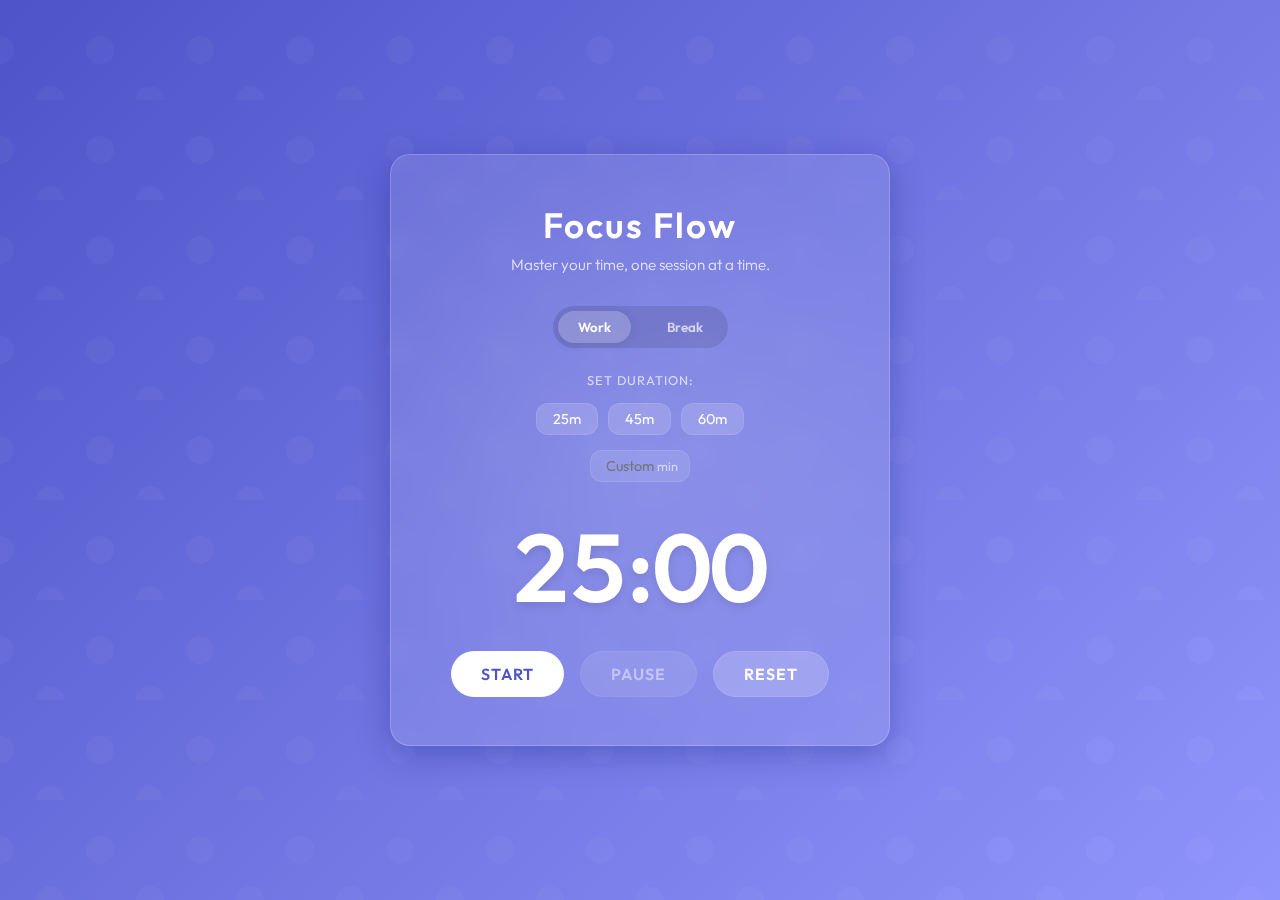
<file: index.html>
<!DOCTYPE html>
<html lang="en">

<head>
    <meta charset="UTF-8">
    <meta name="viewport" content="width=device-width, initial-scale=1.0">
    <title>Pomodoro Timer</title>
    <link rel="preconnect" href="https://fonts.googleapis.com">
    <link rel="preconnect" href="https://fonts.gstatic.com" crossorigin>
    <link href="https://fonts.googleapis.com/css2?family=Outfit:wght@300;400;600&display=swap" rel="stylesheet">
    <link rel="stylesheet" href="style.css">
</head>

<body>
    <div class="container">
        <div class="timer-card glass">
            <div class="app-header">
                <h1>Focus Flow</h1>
                <p class="description">Master your time, one session at a time.</p>
            </div>

            <div class="mode-selector">
                <button id="work-btn" class="mode-btn active">Work</button>
                <button id="break-btn" class="mode-btn">Break</button>
            </div>

            <div class="duration-controls">
                <span class="duration-label">Set Duration:</span>
                <div class="presets">
                    <button class="preset-btn" data-time="25">25m</button>
                    <button class="preset-btn" data-time="45">45m</button>
                    <button class="preset-btn" data-time="60">60m</button>
                </div>
                <div class="custom-input">
                    <input type="number" id="custom-time" placeholder="Custom" min="1" max="180">
                    <span class="unit">min</span>
                </div>
            </div>

            <div class="timer-display" id="timer">25:00</div>

            <div class="controls">
                <button id="start-btn" class="control-btn primary">Start</button>
                <button id="pause-btn" class="control-btn secondary" disabled>Pause</button>
                <button id="reset-btn" class="control-btn secondary">Reset</button>
            </div>
        </div>
    </div>
    <script src="script.js"></script>
</body>

</html>
</file>
<file: style.css>
:root {
    --primary-color: #ffffff;
    --text-color: #ffffff;
    --glass-bg: rgba(255, 255, 255, 0.1);
    --glass-border: rgba(255, 255, 255, 0.2);
    --hover-bg: rgba(255, 255, 255, 0.25);
    --shadow: 0 8px 32px 0 rgba(31, 38, 135, 0.37);
}

* {
    margin: 0;
    padding: 0;
    box-sizing: border-box;
    font-family: 'Outfit', sans-serif;
}

body {
    min-height: 100vh;
    background: linear-gradient(135deg, #4e54c8 0%, #8f94fb 100%);
    display: flex;
    justify-content: center;
    align-items: center;
    color: var(--text-color);
    position: relative;
    overflow: hidden;
}

/* Zen Pattern Overlay */
body::before {
    content: '';
    position: absolute;
    top: 0;
    left: 0;
    width: 100%;
    height: 100%;
    /* Sacred Geometry-ish pattern: interlaced circles */
    background-image:
        radial-gradient(circle at 100% 150%, rgba(255, 255, 255, 0.1) 24%, rgba(255, 255, 255, 0) 25%),
        radial-gradient(circle at 0% 150%, rgba(255, 255, 255, 0.1) 24%, rgba(255, 255, 255, 0) 25%),
        radial-gradient(circle at 50% 100%, rgba(255, 255, 255, 0.1) 12%, rgba(255, 255, 255, 0) 13%),
        radial-gradient(circle at 100% 50%, rgba(255, 255, 255, 0.1) 12%, rgba(255, 255, 255, 0) 13%),
        radial-gradient(circle at 0% 50%, rgba(255, 255, 255, 0.1) 12%, rgba(255, 255, 255, 0) 13%);
    background-size: 100px 100px;
    opacity: 0.3;
    z-index: -1;
    pointer-events: none;
}

/* Ambient Floating Orb */
body::after {
    content: '';
    position: absolute;
    width: 600px;
    height: 600px;
    background: radial-gradient(circle, rgba(255, 255, 255, 0.1) 0%, rgba(255, 255, 255, 0) 70%);
    border-radius: 50%;
    top: 50%;
    left: 50%;
    transform: translate(-50%, -50%);
    animation: breathe 10s infinite ease-in-out;
    z-index: -1;
    pointer-events: none;
}


.container {
    padding: 20px;
}

.glass {
    background: var(--glass-bg);
    backdrop-filter: blur(10px);
    -webkit-backdrop-filter: blur(10px);
    /* Safari support */
    border-radius: 20px;
    border: 1px solid var(--glass-border);
    box-shadow: var(--shadow);
}

.timer-card {
    text-align: center;
    padding: 3rem 4rem;
    width: 100%;
    max-width: 500px;
    /* Slightly wider for new controls */
    animation: fadeIn 0.8s ease-out;
}

.app-header {
    margin-bottom: 2rem;
}

.app-header h1 {
    font-weight: 600;
    letter-spacing: 2px;
    margin-bottom: 0.5rem;
    font-size: 2.2rem;
    color: white;
}

.description {
    font-size: 0.95rem;
    opacity: 0.8;
    font-weight: 300;
}

.mode-selector {
    display: flex;
    justify-content: center;
    gap: 1rem;
    margin-bottom: 1.5rem;
    background: rgba(0, 0, 0, 0.1);
    padding: 5px;
    border-radius: 30px;
    display: inline-flex;
}

.mode-btn {
    background: none;
    border: none;
    color: rgba(255, 255, 255, 0.7);
    padding: 8px 20px;
    border-radius: 20px;
    cursor: pointer;
    font-weight: 600;
    transition: all 0.3s ease;
}

.mode-btn.active {
    background: rgba(255, 255, 255, 0.2);
    color: white;
    box-shadow: 0 2px 10px rgba(0, 0, 0, 0.1);
}

.duration-controls {
    margin-bottom: 1rem;
    display: flex;
    flex-direction: column;
    align-items: center;
    gap: 10px;
}

.duration-label {
    font-size: 0.8rem;
    text-transform: uppercase;
    letter-spacing: 1px;
    opacity: 0.7;
    margin-bottom: 5px;
}

.presets {
    display: flex;
    gap: 10px;
    margin-bottom: 5px;
}

.preset-btn {
    background: rgba(255, 255, 255, 0.15);
    border: 1px solid rgba(255, 255, 255, 0.1);
    color: white;
    padding: 6px 16px;
    border-radius: 12px;
    cursor: pointer;
    font-size: 0.9rem;
    transition: all 0.2s;
}

.preset-btn:hover {
    background: rgba(255, 255, 255, 0.3);
}

.custom-input {
    position: relative;
    display: flex;
    align-items: center;
}

.custom-input input {
    background: rgba(255, 255, 255, 0.1);
    border: 1px solid rgba(255, 255, 255, 0.1);
    border-radius: 12px;
    padding: 6px 35px 6px 15px;
    /* Right padding for 'min' label */
    color: white;
    width: 100px;
    text-align: center;
    font-size: 0.9rem;
    outline: none;
    transition: all 0.2s;
}

.custom-input input:focus {
    background: rgba(255, 255, 255, 0.2);
    border-color: rgba(255, 255, 255, 0.3);
}

.custom-input .unit {
    position: absolute;
    right: 12px;
    font-size: 0.8rem;
    opacity: 0.6;
    pointer-events: none;
}

/* Chrome, Safari, Edge, Opera - hide spin buttons */
input::-webkit-outer-spin-button,
input::-webkit-inner-spin-button {
    -webkit-appearance: none;
    margin: 0;
}

.timer-display {
    font-size: 6rem;
    font-weight: 600;
    margin: 1.5rem 0;
    text-shadow: 0 4px 10px rgba(0, 0, 0, 0.1);
    font-variant-numeric: tabular-nums;
    /* Keeps numbers monospaced */
}

.controls {
    display: flex;
    justify-content: center;
    gap: 1rem;
}

.control-btn {
    border: none;
    padding: 12px 30px;
    border-radius: 50px;
    font-size: 1rem;
    font-weight: 600;
    cursor: pointer;
    transition: all 0.3s ease;
    text-transform: uppercase;
    letter-spacing: 1px;
}

.control-btn:disabled {
    opacity: 0.5;
    cursor: not-allowed;
    transform: none !important;
}

.control-btn.primary {
    background: white;
    color: #4e54c8;
}

.control-btn.secondary {
    background: rgba(255, 255, 255, 0.2);
    color: white;
    border: 1px solid rgba(255, 255, 255, 0.1);
}

.control-btn:hover:not(:disabled) {
    transform: translateY(-3px);
    box-shadow: 0 5px 15px rgba(0, 0, 0, 0.2);
}

.control-btn.secondary:hover:not(:disabled) {
    background: rgba(255, 255, 255, 0.3);
}

.control-btn:active:not(:disabled) {
    transform: translateY(-1px);
}

@keyframes fadeIn {
    from {
        opacity: 0;
        transform: translateY(20px);
    }

    to {
        opacity: 1;
        transform: translateY(0);
    }
}

@keyframes breathe {

    0%,
    100% {
        transform: translate(-50%, -50%) scale(1);
        opacity: 0.5;
    }

    50% {
        transform: translate(-50%, -50%) scale(1.2);
        opacity: 0.8;
    }
}

@keyframes breathe {

    0%,
    100% {
        transform: translate(-50%, -50%) scale(1);
        opacity: 0.5;
    }

    50% {
        transform: translate(-50%, -50%) scale(1.2);
        opacity: 0.8;
    }
}

@media (max-width: 480px) {
    .timer-card {
        padding: 2rem;
    }

    .timer-display {
        font-size: 4.5rem;
    }
}
</file>
